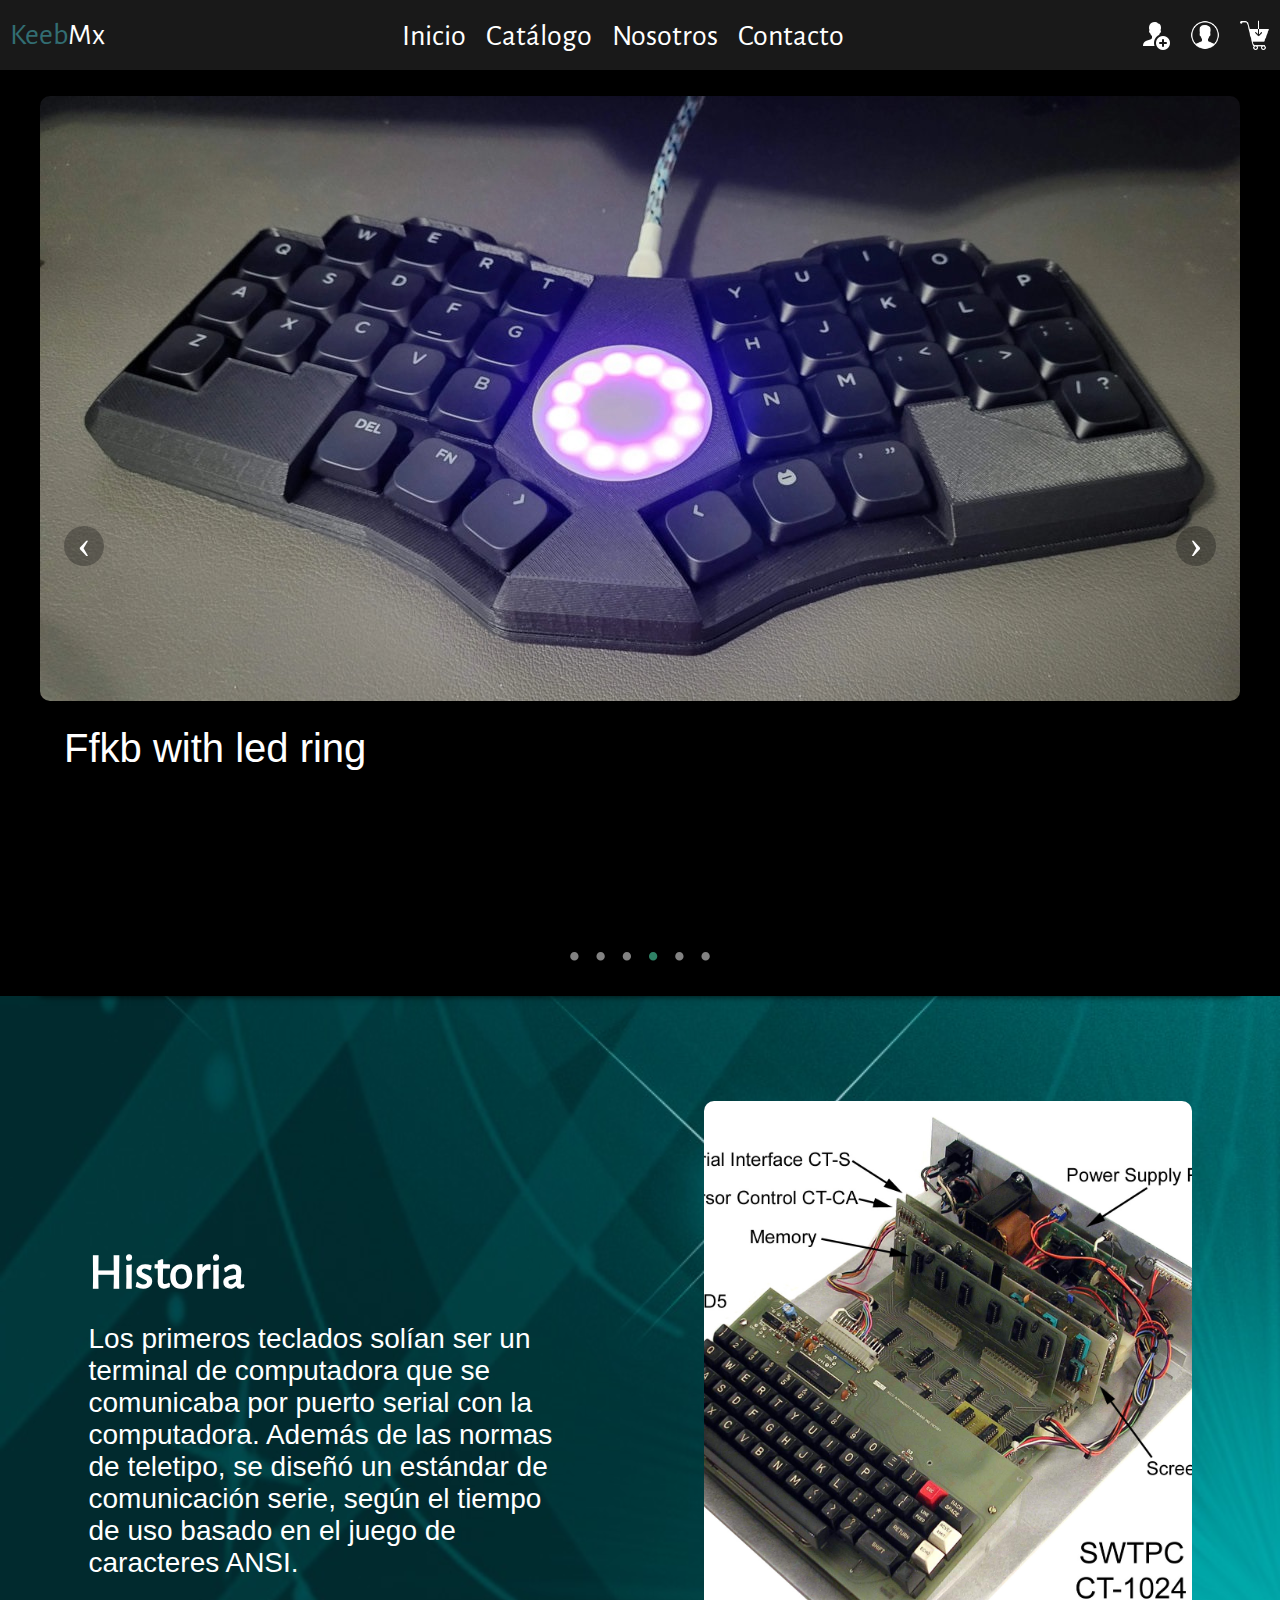
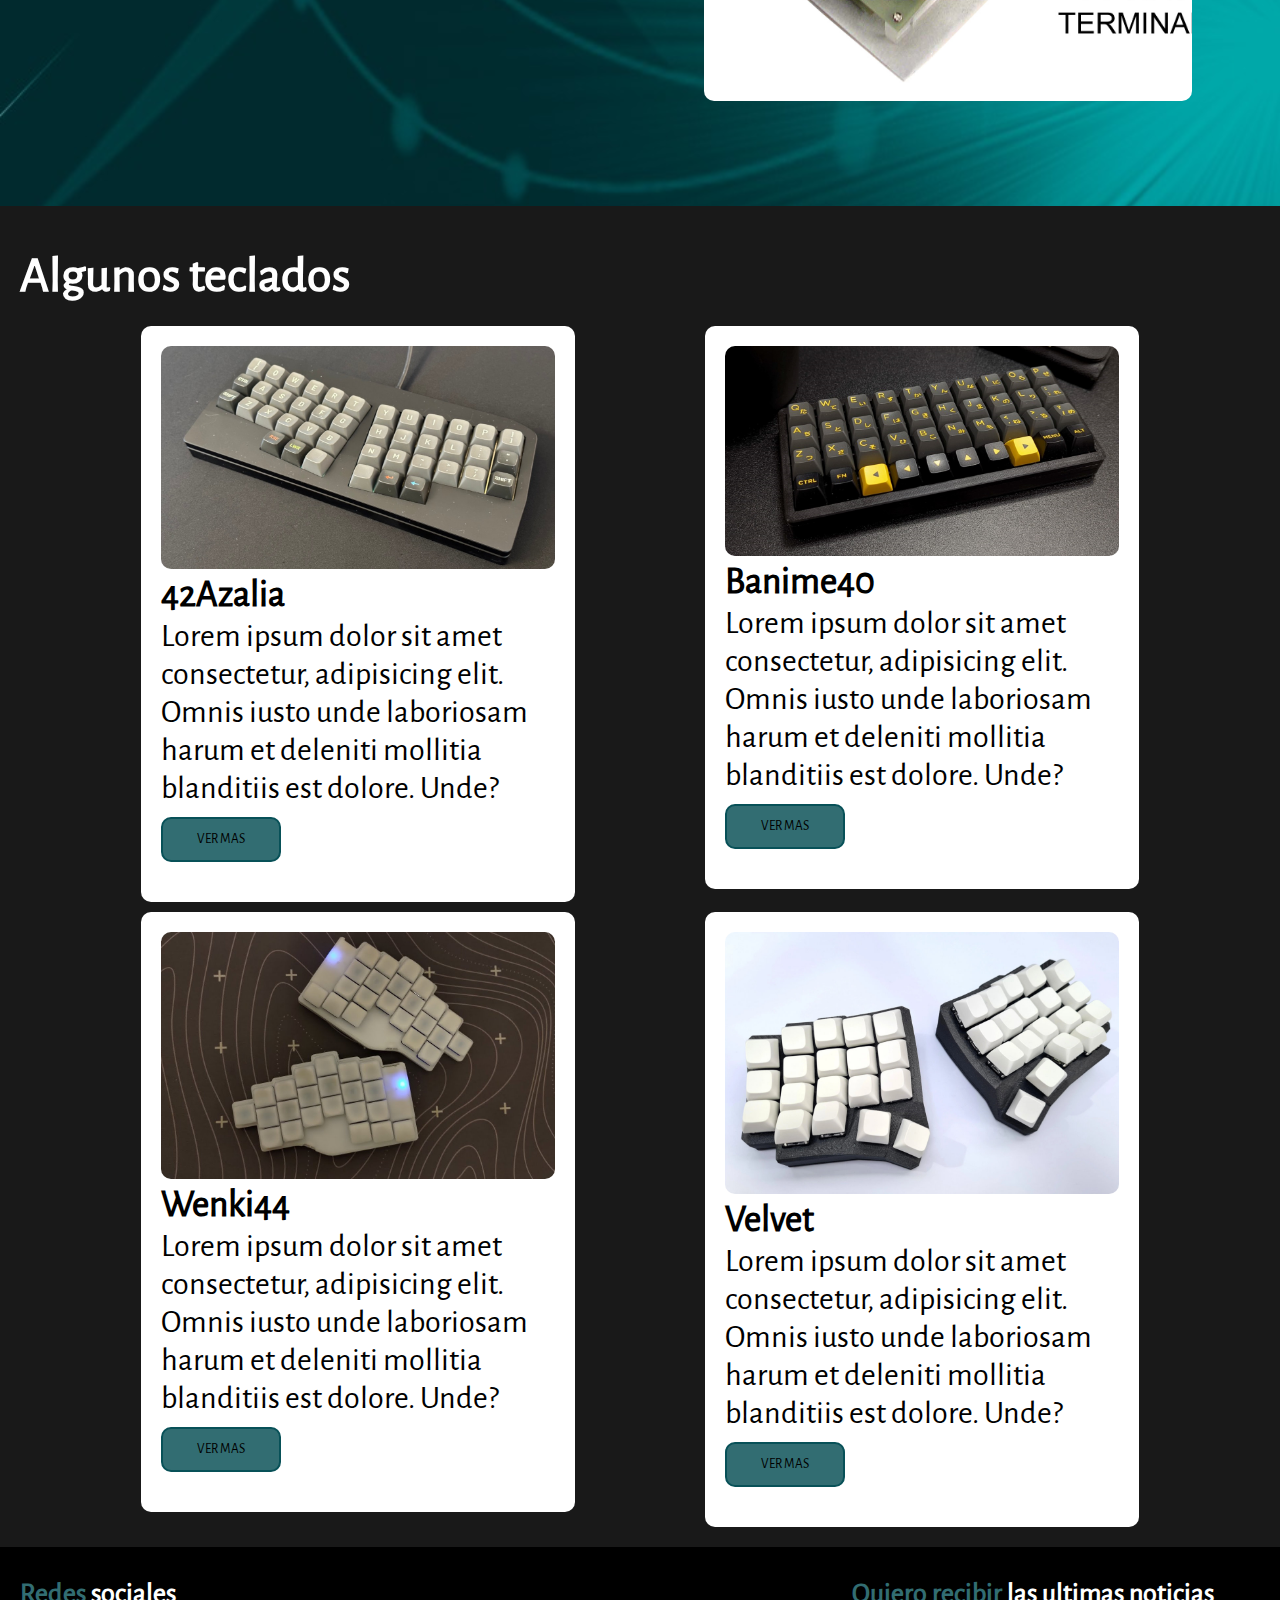
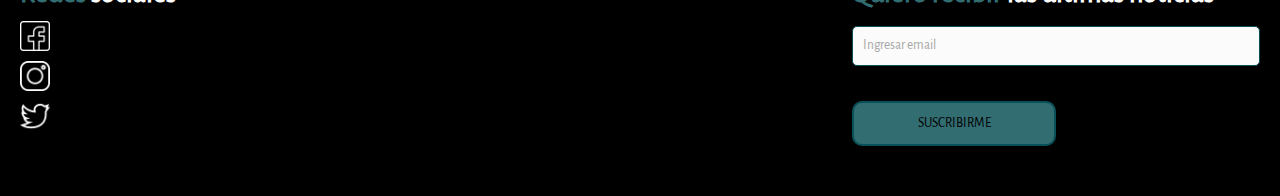
<file: index.html>
<!DOCTYPE html>
<html lang="es">

<head>
    <meta charset="UTF-8">
    <meta http-equiv="X-UA-Compatible" content="IE=edge">
    <meta name="viewport" content="width=device-width, initial-scale=1.0">
    
    <!--Link de CSS-->
    <link rel="stylesheet" href="./css/style.css">
    <title>KeebMx</title>
</head>

<body>

        <!-- Header menu navegacion -->
        
        <header class="header" id="header">
        
            <nav>
                <a href="./index.html">
                    <span class="second-color">Keeb</span>Mx
                </a>
                <ul>
                    <li>
                        <a href="./index.html">Inicio</a>
                    </li>
                    <li>
                        <a href="./pages/catalogo.html">Catálogo</a>
                    </li>
                    <li>
                        <a href="./pages/nosotros.html">Nosotros</a>
                    </li>
                    <li>
                        <a href="./pages/contacto.html">Contacto</a>
                    </li>
                </ul>
                <ul>
                    <li>
                        <a href="./pages/registro.html" class="nicon" title="Registro">
                            <img src="./assets/icon/adduser.png" alt="registro">
                        </a>
                    </li>
                    <li>
                        <a href="./pages/login.html" class="nicon" title="Login">
                            <img src="./assets/icon/login.png" alt="login">
                        </a>
                    </li>
                    <li>
                        <a href="./pages/carrito.html" class="nicon" title="Carrito">
                            <img src="./assets/icon/car.png" alt="carrito">
                        </a>
                    </li>
                </ul>
            </nav>
        </header>


        <!-- Principal -->
        <main class="main" id="main">

            
        <!-- Carrusel -->
            <section>
                <div class="slide">
                    <div class="slide-inner">
                        <input class="slide-open" type="radio" id="slide-1" 
                            name="slide" aria-hidden="true" hidden="" checked="checked">
                        <div class="slide-item">
                            <img src="./assets/42Azalia.jpg">
                            <label class="slide-text">42Azalia</label>
                        </div>
                        <input class="slide-open" type="radio" id="slide-2" 
                            name="slide" aria-hidden="true" hidden="">
                        <div class="slide-item">
                            <img src="./assets/banime40.jpg">
                            <label class="slide-text">Banime40</label>
                        </div>
                        <input class="slide-open" type="radio" id="slide-3" 
                            name="slide" aria-hidden="true" hidden="">
                        <div class="slide-item">
                            <img src="./assets/beyblock20.jpg">
                            <label class="slide-text">Beyblock20</label>
                        </div>
                        <input class="slide-open" type="radio" id="slide-4" 
                            name="slide" aria-hidden="true" hidden="" checked="checked">
                        <div class="slide-item">
                            <img src="./assets/ffkbwithledring.jpg">
                            <label class="slide-text">Ffkb with led ring</label>
                        </div>
                        <input class="slide-open" type="radio" id="slide-5" 
                            name="slide" aria-hidden="true" hidden="">
                        <div class="slide-item">
                            <img src="./assets/freaku4x.jpg">
                            <label class="slide-text">Freaku4x</label>
                        </div>
                        <input class="slide-open" type="radio" id="slide-6" 
                            name="slide" aria-hidden="true" hidden="">
                        <div class="slide-item">
                            <img src="./assets/keezyboost40.jpg">
                            <label class="slide-text">Keezy boost40</label>
                        </div>

                        <!-- Accion slide 1 (Constrol-1) direccion previa te lleva al slide 6 -->
                        <label for="slide-6" class="slide-control prev control-1">‹</label>
                        <!-- Accion slide 1 (Constrol-1) direccion previa te lleva al slide 2 -->
                        <label for="slide-2" class="slide-control next control-1">›</label>
                        <label for="slide-1" class="slide-control prev control-2">‹</label>
                        <label for="slide-3" class="slide-control next control-2">›</label>
                        <label for="slide-2" class="slide-control prev control-3">‹</label>
                        <label for="slide-4" class="slide-control next control-3">›</label>
                        <label for="slide-3" class="slide-control prev control-4">‹</label>
                        <label for="slide-5" class="slide-control next control-4">›</label>
                        <label for="slide-4" class="slide-control prev control-5">‹</label>
                        <label for="slide-6" class="slide-control next control-5">›</label>
                        <label for="slide-5" class="slide-control prev control-6">‹</label>
                        <label for="slide-1" class="slide-control next control-6">›</label>

                        <ol class="slide-indicador">
                            <li>
                                <label for="slide-1" class="slide-circulo">•</label>
                            </li>
                            <li>
                                <label for="slide-2" class="slide-circulo">•</label>
                            </li>
                            <li>
                                <label for="slide-3" class="slide-circulo">•</label>
                            </li>
                            <li>
                                <label for="slide-4" class="slide-circulo">•</label>
                            </li>
                            <li>
                                <label for="slide-5" class="slide-circulo">•</label>
                            </li>
                            <li>
                                <label for="slide-6" class="slide-circulo">•</label>
                            </li>
                        </ol>
                    </div>
                </div>
            </section>

            <section class="historia fondo-fijo">
                <div class="historia__info">
                    <h2>Historia</h2>
                    <p>Los primeros teclados solían ser un terminal de computadora que se comunicaba por puerto serial con la computadora. Además de las normas de teletipo, se diseñó un estándar de comunicación serie, según el tiempo de uso basado en el juego de caracteres ANSI.</p>
                </div>
                <img src="./assets/CT1024_Terminal_System.jpg" alt="CT1024 Terminal System">

            </section>

            <section class="fondo-fijo">

            </section>

            <!-- seccion DIstintos modelos de teclados -->
            <section class="teclado">
                <h2>Algunos teclados</h2>

                <div class="cards">

                    <!-- card keyboard -->
                    <div class="card">

                        <img src="./assets/42Azalia.jpg" alt="teclado">

                        <div class="card__body">
                            <h3>42Azalia</h3>

                            <p>Lorem ipsum dolor sit amet consectetur, adipisicing elit. Omnis iusto unde laboriosam harum
                                et deleniti mollitia blanditiis est dolore. Unde?</p>
                                <button class="btn">Ver mas</button>
                        </div>
                    </div>


                    <!-- card keyboard -->
                    <div class="card">
                        <img src="./assets/banime40.jpg" alt="teclado">
                        <div class="card__body">
                            <h3>Banime40</h3>

                            <p>Lorem ipsum dolor sit amet consectetur, adipisicing elit. Omnis iusto unde laboriosam harum
                                et deleniti mollitia blanditiis est dolore. Unde?</p>
                                <button class="btn">Ver mas</button>
                        </div>
                    </div>

                    <!-- card keyboard -->
                    <div class="card">
                        <img src="./assets/wEnki44.jpg" alt="teclado">
                        <div class="card__body">
                            <h3>Wenki44</h3>

                            <p>Lorem ipsum dolor sit amet consectetur, adipisicing elit. Omnis iusto unde laboriosam harum
                                et deleniti mollitia blanditiis est dolore. Unde?</p>
                                <button class="btn">Ver mas</button>
                        </div>
                    </div>

                    <!-- card keyboard -->
                    <div class="card">
                        <img src="./assets/Velvet.jpg" alt="teclado">
                        <div class="card__body">
                            <h3>Velvet</h3>

                            <p>Lorem ipsum dolor sit amet consectetur, adipisicing elit. Omnis iusto unde laboriosam harum
                                et deleniti mollitia blanditiis est dolore. Unde?</p>
                                <button class="btn">Ver mas</button>
                        </div>
                    </div>

                    <!-- card keyboard
                    <div class="card card--2">
                        <img src="./assets/beyblock20.jpg" alt="teclado">
                        <div class="card__body card--body-2">
                            <h3> beyblock20</h3>

                            <p>Lorem ipsum dolor sit amet consectetur, adipisicing elit. Omnis iusto unde laboriosam harum
                                et deleniti mollitia blanditiis est dolore. Unde?</p>
                                <button class="btn">Ver mas</button>

                        </div>
                    </div> -->
                </div>
            </section>    
        </main>

    <!--Pie de pagina -->
    <footer>
        <section>
            <h3><span class="second-color">Redes </span>sociales </h3>
            <a href="" class="footer-link" title="Facebook">
                <img src="./assets/icon/facebook.png" alt="">
            </a>
            <a href="" class="footer-link" title="Instagram">
                <img src="./assets/icon/instagram.png" alt="">
            </a>
            <a href="" class="footer-link" title="Twitter">
                <img src="./assets/icon/twitter.png" alt="">
            </a>
        </section>

        <section>
            <h3> <span class="second-color">Quiero recibir</span> las ultimas noticias</h3>
            <form action="">
                <label for="email"></label>
                <input type="email" name="email" placeholder="Ingresar email">
                <button type="submit" class="btn">Suscribirme</button>
            </form>
        </section>
    </footer>
</body>
</html>
</file>
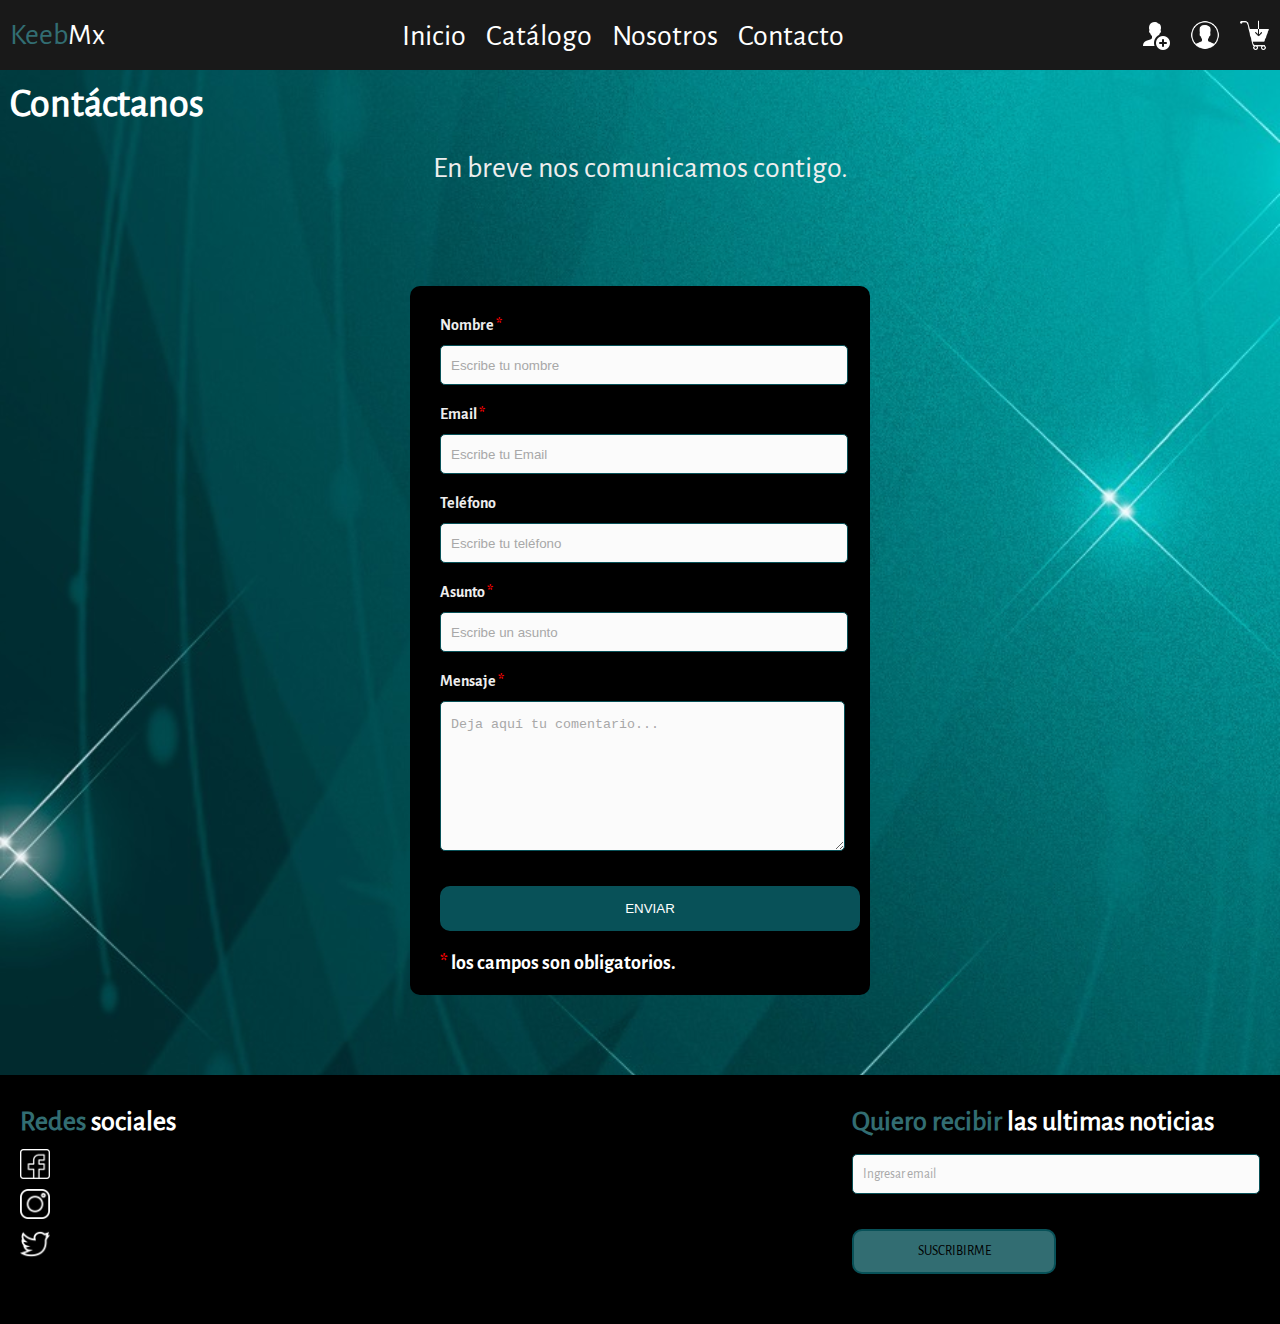
<file: pages/contacto.html>
<!DOCTYPE html>
<html lang="es">
<head>
    <meta charset="UTF-8">
    <meta http-equiv="X-UA-Compatible" content="IE=edge">
    <meta name="viewport" content="width=device-width, initial-scale=1.0">
    
    
    <link rel="stylesheet" href="../css/style.css">
    <title>Contacto</title>
</head>
<body class="fondo-fijo">

        <!-- Header menu navegacion -->
        
        <header class="header" id="header">
            
            <nav>
                <a href="../index.html">
                    <span class="second-color">Keeb</span>Mx
                </a>
                <ul>
                    <li>
                        <a href="../index.html">Inicio</a>
                    </li>
                    <li>
                        <a href="./catalogo.html">Catálogo</a>
                    </li>
                    <li>
                        <a href="./nosotros.html">Nosotros</a>
                    </li>
                    <li>
                        <a href="./contacto.html">Contacto</a>
                    </li>
                </ul>
                <ul>
                    <li>                        
                        <a href="./registro.html" class="nicon" title="Registro">
                            <img src="../assets/icon/adduser.png" alt="registro">
                        </a>
                    </li>
                    <li>
                        <a href="./login.html" class="nicon" title="Login">
                            <img src="../assets/icon/login.png" alt="login">
                        </a>
                    </li>
                    <li>
                        <a href="./carrito.html" class="nicon" title="Carrito">
                            <img src="../assets/icon/car.png" alt="carrito">
                        </a>
                    </li>
                </ul>
            </nav>
        </header>
        
        <!-- contenido principal -->
        <main>
                <div class="titlepages">
                    <h1>Contáctanos</h1>
                </div>


                <!-- formulario de contacto en html y css -->  
            <section class="formulario fondo-fijo">
                <div class="contacto">
                    <p>En breve nos comunicamos contigo.</p>
                </div>
                <div class="contact_form">

                    <div class="formulario">      
                        
                        <form>  
                            <div>     
                                <label for="nombre" class="form__content">Nombre
                                    <span class="obligatorio">*</span>
                                </label>
                                    <input type="text" name="introducir_nombre" id="nombre" required="obligatorio" placeholder="Escribe tu nombre">
                            </div>
                            <div>
                                <label for="email" class="form__content">Email
                                    <span class="obligatorio">*</span>
                                </label>
                                    <input type="email" name="introducir_email" id="email" required="obligatorio" placeholder="Escribe tu Email">
                            </div>
                            
                            <div>
                                <label for="telefone" class="form__content">Teléfono
                                </label>
                                    <input type="tel" name="introducir_telefono" id="telefono" placeholder="Escribe tu teléfono">
                            </div>   
                            
                                                        
                            <div>
                                <label for="asunto" class="form__content">Asunto
                                    <span class="obligatorio">*</span>
                                </label>
                                    <input type="text" name="introducir_asunto" id="assunto" required="obligatorio" placeholder="Escribe un asunto">
                            </div>
                            
                            <div>
                                <label for="mensaje" class="form__content">Mensaje
                                    <span class="obligatorio">*</span>
                                </label>                     
                                <textarea name="introducir_mensaje" class="texto_mensaje" id="mensaje" required="obligatorio" placeholder="Deja aquí tu comentario..."></textarea> 
                            </div>
                            <div>
                                <button class="form__btn" type="submit" name="enviar_formulario" id="enviar"><p>Enviar</p></button>
                            </div>

                                <p class="aviso">
                                <span class="obligatorio"> * </span>los campos son obligatorios.
                                </p> 

                                
                                
                        </form>
                        
                    </div>  
                </div>
            </section>

        </main>


    <!--Pie de pagina -->
        <footer>
            <section>
                <h3><span class="second-color">Redes </span>sociales </h3>
                <a href="" class="footer-link" title="Facebook">
                    <img src="../assets/icon/facebook.png" alt="">
                </a>
                <a href="" class="footer-link" title="Instagram">
                    <img src="../assets/icon/instagram.png" alt="">
                </a>
                <a href="" class="footer-link" title="Twitter">
                    <img src="../assets/icon/twitter.png" alt="">
                </a>
            </section>

            <section>
                <h3> <span class="second-color">Quiero recibir</span> las ultimas noticias</h3>
                <form action="">
                    <label for="email"></label>
                    <input type="email" name="email" placeholder="Ingresar email">
                    <button type="submit" class="btn">Suscribirme</button>
                </form>
            </section>
        </footer>
</body>
</html>
</file>
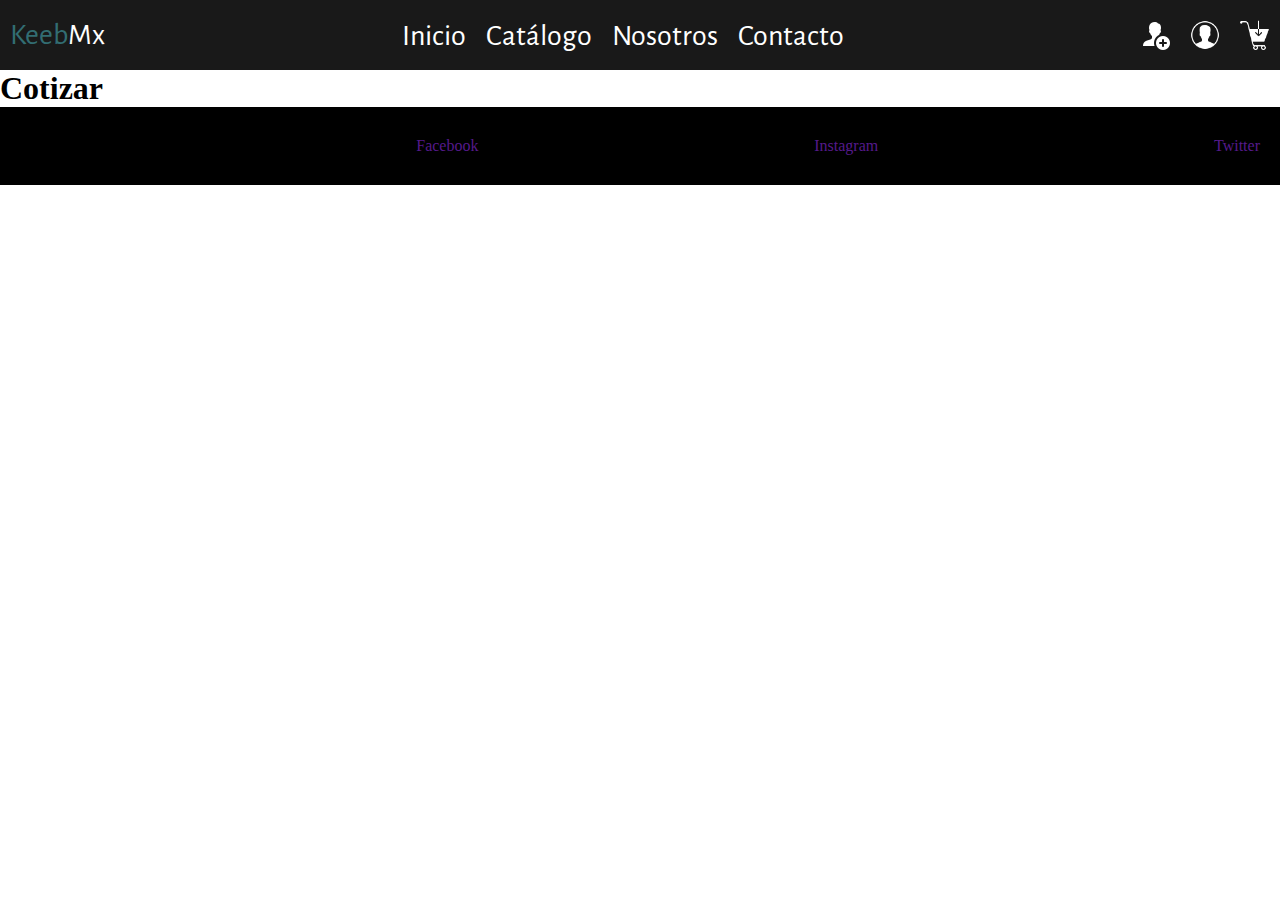
<file: pages/cotizar.html>
<!DOCTYPE html>
<html lang="es">
<head>
    <meta charset="UTF-8">
    <meta http-equiv="X-UA-Compatible" content="IE=edge">
    <meta name="viewport" content="width=device-width, initial-scale=1.0">
    
    
    <link rel="stylesheet" href="../css/style.css">
    <title>Cotizar</title>
</head>
<body>

        <!-- Header menu navegacion -->
        
        <header class="header" id="header">
            
            <nav>
                <a href="../index.html">
                    <span class="second-color">Keeb</span>Mx
                </a>

                <ul>
                    <li>
                        <a href="../index.html">Inicio</a>
                    </li>
                    <li>
                        <a href="./catalogo.html">Catálogo</a>
                    </li>
                    <li>
                        <a href="./nosotros.html">Nosotros</a>
                    </li>
                    <li>
                        <a href="./contacto.html">Contacto</a>
                    </li>
                </ul>
                <ul>
                    <li>                        
                        <a href="./registro.html" class="nicon" title="Registro">
                            <img src="../assets/icon/adduser.png" alt="registro">
                        </a>
                    </li>
                    <li>
                        <a href="./login.html" class="nicon" title="Login">
                            <img src="../assets/icon/login.png" alt="login">
                        </a>
                    </li>
                    <li>
                        <a href="./carrito.html" class="nicon" title="Carrito">
                            <img src="../assets/icon/car.png" alt="carrito">
                        </a>
                    </li>
                </ul>
            </nav>
        </header>
    <div>
        <h1>Cotizar</h1>
    </div>
    <form action=""></form>
    <footer>
        <h4>Siguenos</h4>
        <a href="">Facebook</a>
        <a href="">Instagram</a>
        <a href="">Twitter</a>
    </footer>
</body>
</html>
</file>
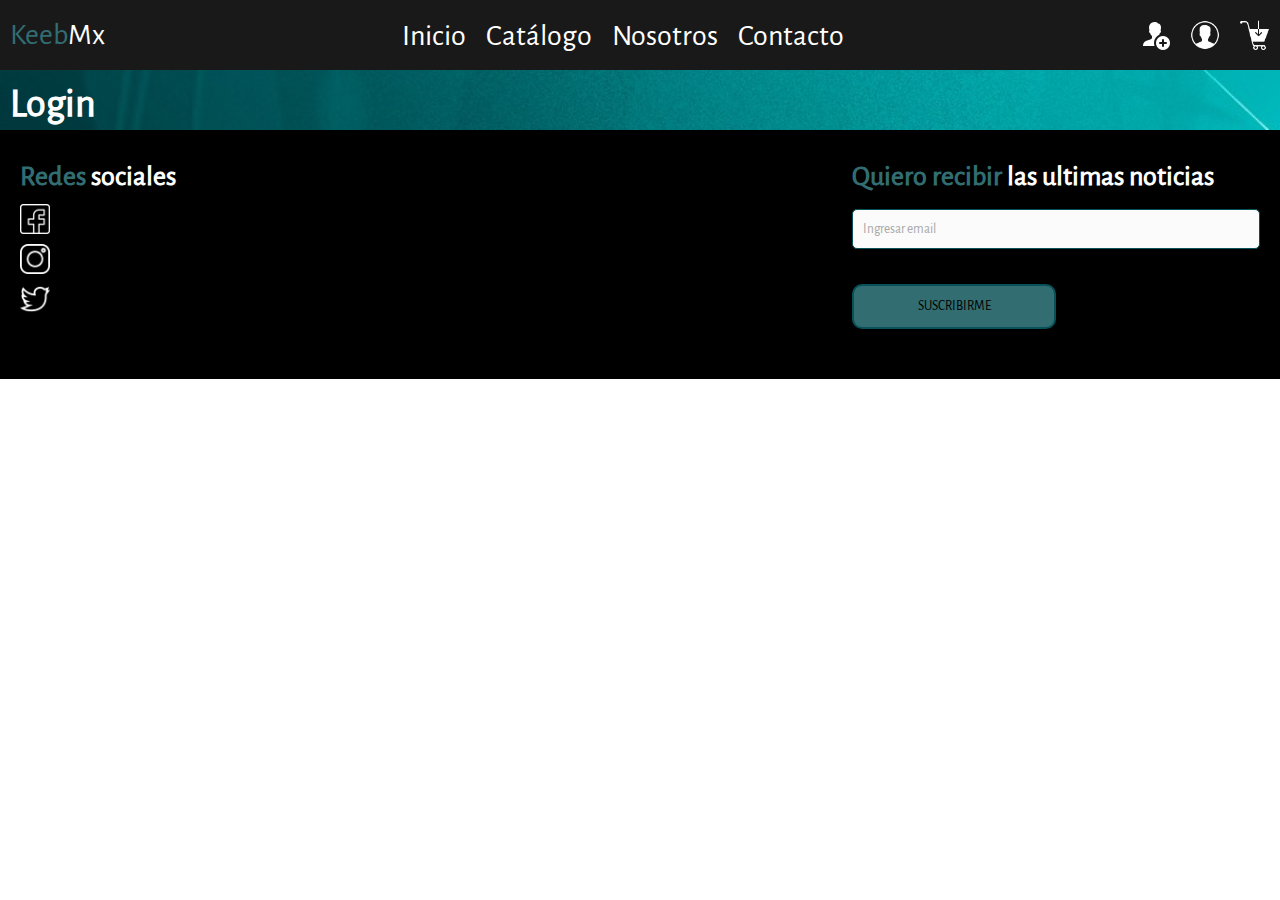
<file: pages/login.html>
<!DOCTYPE html>
<html lang="es">
<head>
    <meta charset="UTF-8">
    <meta http-equiv="X-UA-Compatible" content="IE=edge">
    <meta name="viewport" content="width=device-width, initial-scale=1.0">
    
    
    <link rel="stylesheet" href="../css/style.css">
    <title>Login</title>
</head>
<body>

        <!-- Header menu navegacion -->
        
        <header class="header" id="header">
            
            <nav>
                <a href="../index.html">
                    <span class="second-color">Keeb</span>Mx
                </a>

                <ul>
                    <li>
                        <a href="../index.html">Inicio</a>
                    </li>
                    <li>
                        <a href="./catalogo.html">Catálogo</a>
                    </li>
                    <li>
                        <a href="./nosotros.html">Nosotros</a>
                    </li>
                    <li>
                        <a href="./contacto.html">Contacto</a>
                    </li>
                </ul>
                <ul>
                    <li>                        
                        <a href="./registro.html" class="nicon" title="Registro">
                            <img src="../assets/icon/adduser.png" alt="registro">
                        </a>
                    </li>
                    <li>
                        <a href="./login.html" class="nicon" title="Login">
                            <img src="../assets/icon/login.png" alt="login">
                        </a>
                    </li>
                    <li>
                        <a href="./carrito.html" class="nicon" title="Carrito">
                            <img src="../assets/icon/car.png" alt="carrito">
                        </a>
                    </li>
                </ul>
            </nav>
        </header>
    <section class="fondo-fijo">
        <div class="titlepages">
            <h1>Login</h1>
        </div>
    </section>
    <!--Pie de pagina -->
    <footer>
        <section>
            <h3><span class="second-color">Redes </span>sociales </h3>
            <a href="" class="footer-link" title="Facebook">
                <img src="../assets/icon/facebook.png" alt="">
            </a>
            <a href="" class="footer-link" title="Instagram">
                <img src="../assets/icon/instagram.png" alt="">
            </a>
            <a href="" class="footer-link" title="Twitter">
                <img src="../assets/icon/twitter.png" alt="">
            </a>
        </section>

        <section>
            <h3> <span class="second-color">Quiero recibir</span> las ultimas noticias</h3>
            <form action="">
                <label for="email"></label>
                <input type="email" name="email" placeholder="Ingresar email">
                <button type="submit" class="btn">Suscribirme</button>
            </form>
        </section>
    </footer>
</body>
</html>
</file>
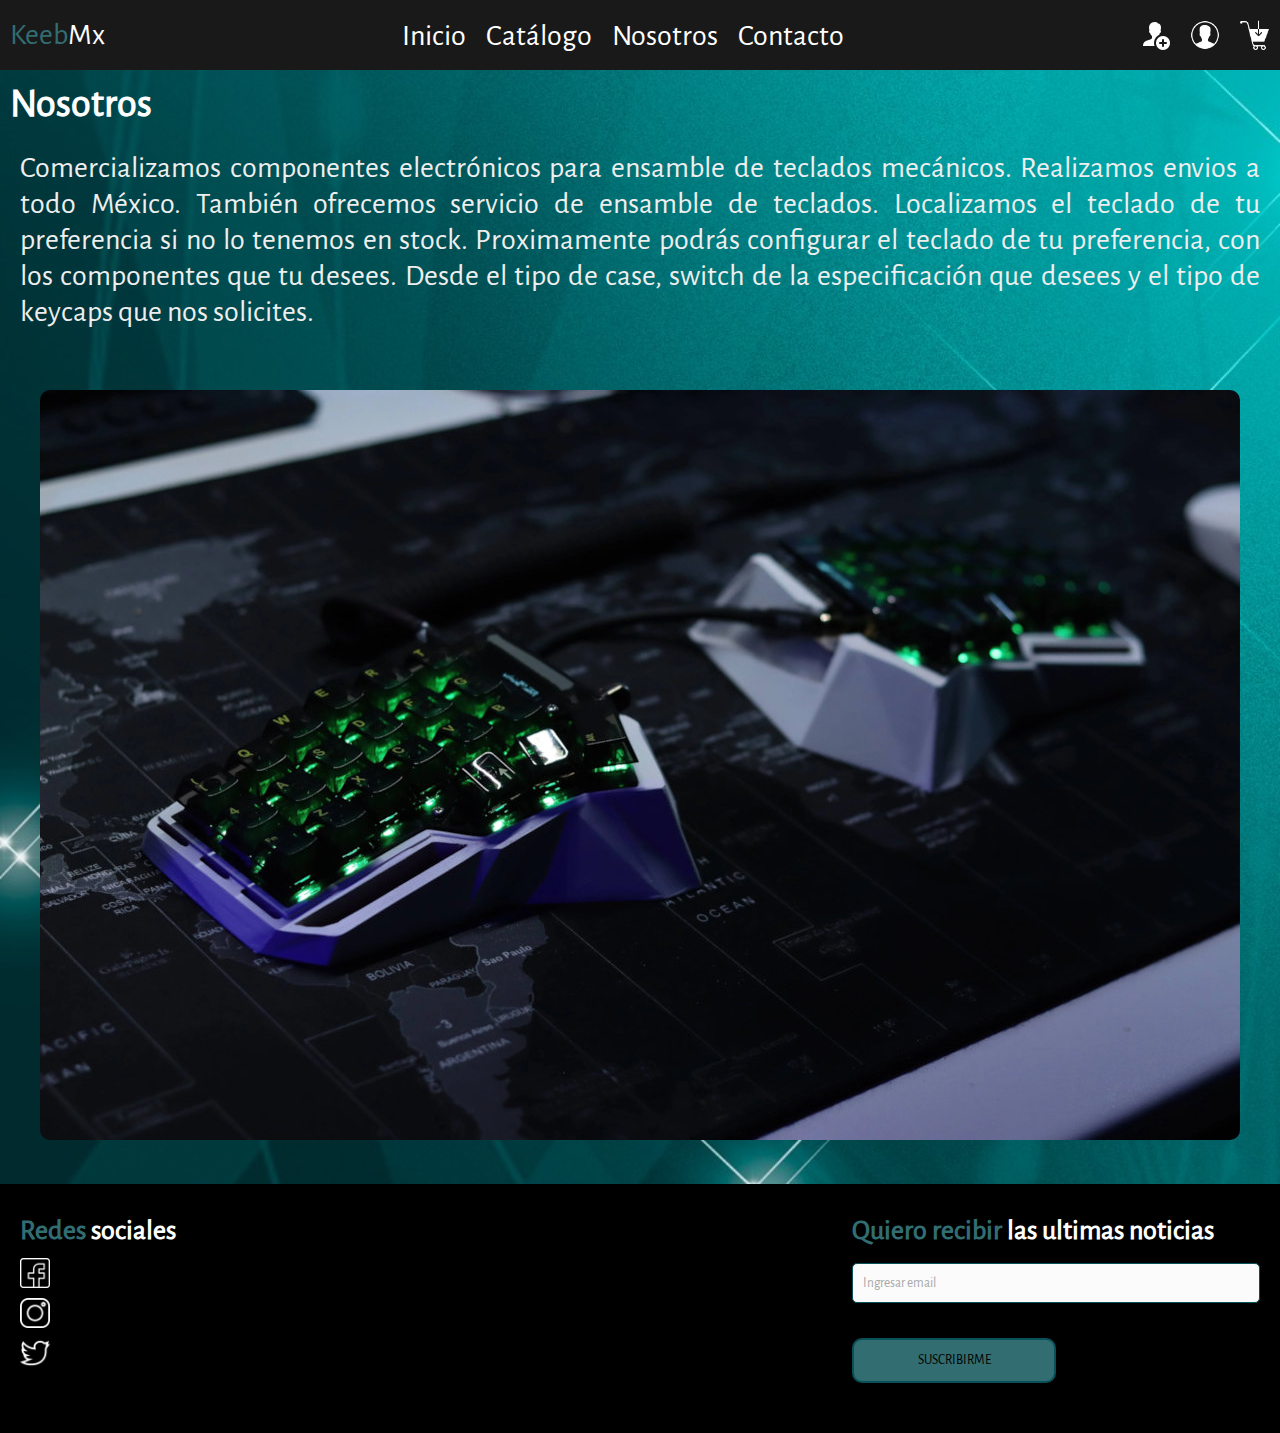
<file: pages/nosotros.html>
<!DOCTYPE html>
<html lang="es">
<head>
    <meta charset="UTF-8">
    <meta http-equiv="X-UA-Compatible" content="IE=edge">
    <meta name="viewport" content="width=device-width, initial-scale=1.0">
    
    
    <link rel="stylesheet" href="../css/style.css">
    <title>Nosotros</title>
</head>
<body>

        <!-- Header menu navegacion -->
        
        <header class="header" id="header">
            
            <nav>
                <a href="../index.html">
                    <span class="second-color">Keeb</span>Mx
                </a>
                <ul>
                    <li>
                        <a href="../index.html">Inicio</a>
                    </li>
                    <li>
                        <a href="./catalogo.html">Catálogo</a>
                    </li>
                    <li>
                        <a href="./nosotros.html">Nosotros</a>
                    </li>
                    <li>
                        <a href="./contacto.html">Contacto</a>
                    </li>
                </ul>
                <ul>
                    <li>                        
                        <a href="./registro.html" class="nicon" title="Registro">
                            <img src="../assets/icon/adduser.png" alt="registro">
                        </a>
                    </li>
                    <li>
                        <a href="./login.html" class="nicon" title="Login">
                            <img src="../assets/icon/login.png" alt="login">
                        </a>
                    </li>
                    <li>
                        <a href="./carrito.html" class="nicon" title="Carrito">
                            <img src="../assets/icon/car.png" alt="carrito">
                        </a>
                    </li>
                </ul>
            </nav>
        </header>

        <!-- contenido principal -->
        <main>
            <div class="titlepages">
                <h1>Nosotros</h1>
            </div>
            <section class="fondo-fijo">
                <div class="contacto" align="center">
                    <p>Comercializamos componentes electrónicos para ensamble de teclados mecánicos. Realizamos envios a todo México. También ofrecemos servicio de ensamble de teclados. Localizamos el teclado de tu preferencia si no lo tenemos en stock. Proximamente podrás configurar el teclado de tu preferencia, con los componentes que tu desees. Desde el tipo de case, switch de la especificación que desees y el tipo de keycaps que nos solicites. 
                    </p>
                    <img src="../assets/Kunai.jpg" alt="kunai">
                </div>
                

            </section>

        </main>


    <!--Pie de pagina -->
        <footer>
            <section>
                <h3><span class="second-color">Redes </span>sociales </h3>
                <a href="" class="footer-link" title="Facebook">
                    <img src="../assets/icon/facebook.png" alt="">
                </a>
                <a href="" class="footer-link" title="Instagram">
                    <img src="../assets/icon/instagram.png" alt="">
                </a>
                <a href="" class="footer-link" title="Twitter">
                    <img src="../assets/icon/twitter.png" alt="">
                </a>
            </section>

            <section>
                <h3> <span class="second-color">Quiero recibir</span> las ultimas noticias</h3>
                <form action="">
                    <label for="email"></label>
                    <input type="email" name="email" placeholder="Ingresar email">
                    <button type="submit" class="btn">Suscribirme</button>
                </form>
            </section>
        </footer>
</body>
</html>
</file>
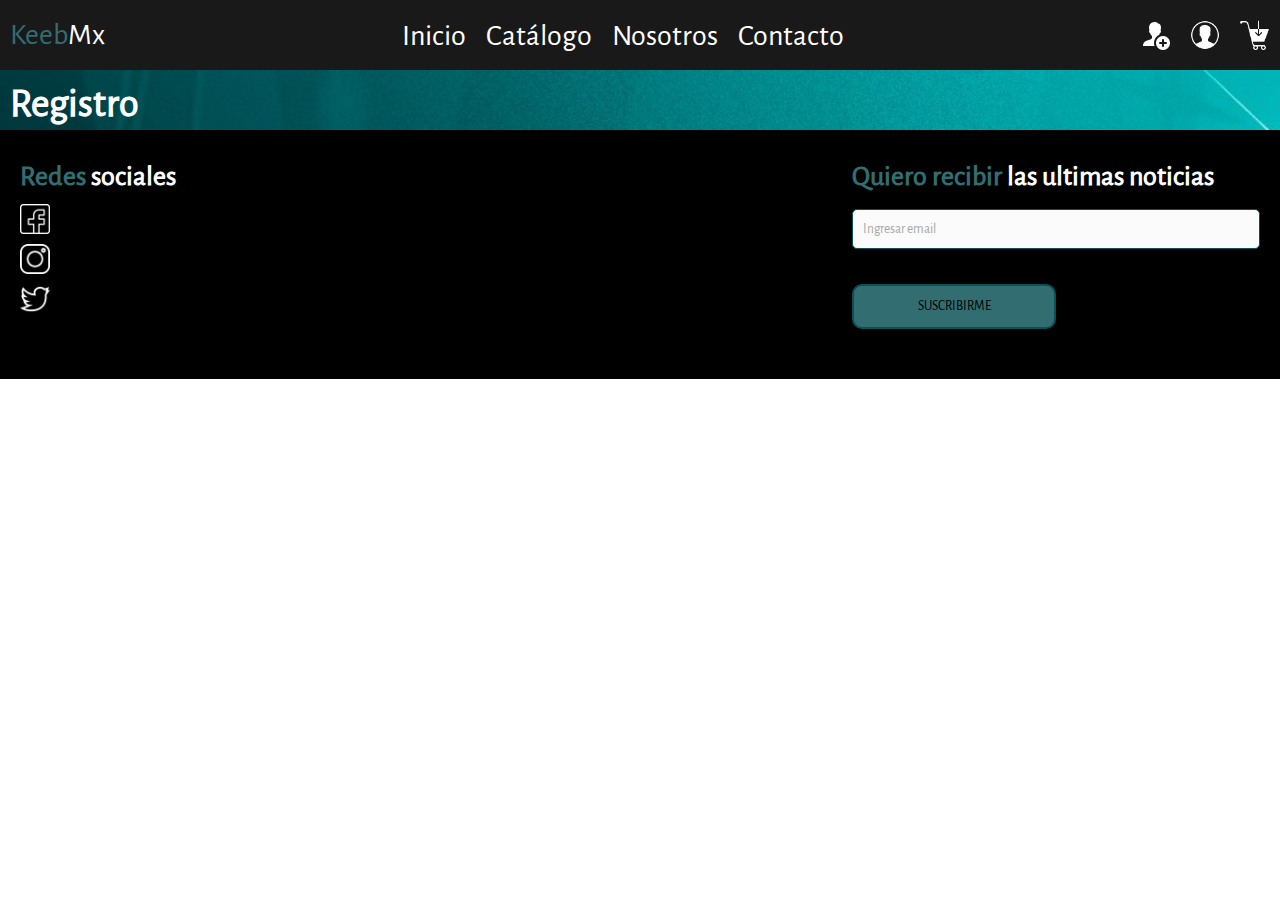
<file: pages/registro.html>
<!DOCTYPE html>
<html lang="es">
<head>
    <meta charset="UTF-8">
    <meta http-equiv="X-UA-Compatible" content="IE=edge">
    <meta name="viewport" content="width=device-width, initial-scale=1.0">
    
    
    <link rel="stylesheet" href="../css/style.css">
    <title>Registro</title>
</head>
<body>

        <!-- Header menu navegacion -->
        
        <header class="header" id="header">
            
            <nav>
                <a href="../index.html">
                    <span class="second-color">Keeb</span>Mx
                </a>

                <ul>
                    <li>
                        <a href="../index.html">Inicio</a>
                    </li>
                    <li>
                        <a href="./catalogo.html">Catálogo</a>
                    </li>
                    <li>
                        <a href="./nosotros.html">Nosotros</a>
                    </li>
                    <li>
                        <a href="./contacto.html">Contacto</a>
                    </li>
                </ul>
                <ul>
                    <li>                        
                        <a href="./registro.html" class="nicon" title="Registro">
                            <img src="../assets/icon/adduser.png" alt="registro">
                        </a>
                    </li>
                    <li>
                        <a href="./login.html" class="nicon" title="Login">
                            <img src="../assets/icon/login.png" alt="login">
                        </a>
                    </li>
                    <li>
                        <a href="./carrito.html" class="nicon" title="Carrito">
                            <img src="../assets/icon/car.png" alt="carrito">
                        </a>
                    </li>
                </ul>
            </nav>
        </header>
    <section class="fondo-fijo">
        <div class="titlepages">
            <h1>Registro</h1>
        </div>
    </section>
    <!--Pie de pagina -->
    <footer>
        <section>
            <h3><span class="second-color">Redes </span>sociales </h3>
            <a href="" class="footer-link" title="Facebook">
                <img src="../assets/icon/facebook.png" alt="">
            </a>
            <a href="" class="footer-link" title="Instagram">
                <img src="../assets/icon/instagram.png" alt="">
            </a>
            <a href="" class="footer-link" title="Twitter">
                <img src="../assets/icon/twitter.png" alt="">
            </a>
        </section>

        <section>
            <h3> <span class="second-color">Quiero recibir</span> las ultimas noticias</h3>
            <form action="">
                <label for="email"></label>
                <input type="email" name="email" placeholder="Ingresar email">
                <button type="submit" class="btn">Suscribirme</button>
            </form>
        </section>
    </footer>
</body>
</html>
</file>
<file: css/style.css>
/*incluir fuente desde google font */
@import url('https://fonts.googleapis.com/css2?family=Alegreya+Sans:ital,wght@1,100&display=swap');

/* COLORES

#326d72 TURQUESA
#191919 NEGRO

*/
/*incluir fuente localmente desde nuestra pc*/
@font-face {
    font-family: alegreya;
    src: url(../assets/font/AlegreyaSans-Regular.ttf);
}

@font-face {
    font-family: alegreya-bold;
    src: url(../assets/font/AlegreyaSans-Bold.ttf);
}

/* * = selector universal para reseteo de estilos por default del html*/
* {
    margin: 0;
    padding: 0;
    box-sizing: border-box;
}

ul, ol, li {
    list-style: none;
}

a {
    text-decoration: none;
}

.second-color {
    color: #326d72;
}

.btn {
    color: #000;
    background-color: #326d72;
    padding: 10px;
    width: 120px;
    border-radius: 10px;
    font-family: alegreya;
    display: flex;
    align-items: center;
    justify-content: center;
    /* font-size: 20px; */

}

/* HEADER */
header {
    background-color: #191919;
    font-family: alegreya;
    height: 70px;
    font-size: 32px;
    position: sticky;
    top: 0;
    width: 100%;
    z-index: 1;
}


/* nav {
    display: flex;
    justify-content: space-between;
    align-items: center;
    height: 70px;
    width: 100%;
    padding: 10px;
} */

nav {
    display: flex;
    justify-content: space-between;
    align-items: center;
    height: 70px;
    width: 100%;
    padding: 10px;
}
nav a {
    color: #fff;
    font-size: 30px;
}

nav ul {
    color: #fff;
    display: flex;
    gap: 20px;
}

nav img{
    display: flex;
    justify-content: flex-end;
    width: 30px;
}



/* Carrusel */
.slide {
    position: relative;
    box-shadow: 0px 1px 6px rgba(0, 0, 0, 0.64);
    margin-top: 26px;
}
.slide-inner {
    position: relative;
    overflow: hidden;
    width: 100%;
    height: 100vh;
}
.slide-open:checked + .slide-item {
    position: static;
    opacity: 100;
}
.slide-item {
    position: absolute;
    opacity: 0;
    -webkit-transition: opacity 0.6s ease-out;
    transition: opacity 0.6s ease-out;
}
.slide-item img {
    display: block;
    height: auto;
    max-width: 100%;
    border-radius: 10px;
}
.slide-control {
    background: rgba(0, 0, 0, 0.28);
    border-radius: 50%;
    color: #fff;
    cursor: pointer;
    display: none;
    font-size: 40px;
    height: 40px;
    line-height: 35px;
    position: absolute;
    top: 50%;
    -webkit-transform: translate(0, -50%);
    cursor: pointer;
    -ms-transform: translate(0, -50%);
    transform: translate(0, -50%);
    text-align: center;
    width: 40px;
    z-index: 10;
}
.slide-control.prev {
    left: 2%;
}
.slide-control.next {
    right: 2%;
}
.slide-control:hover {
    background: rgba(0, 0, 0, 0.8);
    color: #aaaaaa;
}
#slide-1:checked ~ .control-1,
#slide-2:checked ~ .control-2,
#slide-3:checked ~ .control-3,
#slide-4:checked ~ .control-4,
#slide-5:checked ~ .control-5,
#slide-6:checked ~ .control-6 {
    display: block;
}
.slide-indicador {
    list-style: none;
    margin: 0;
    padding: 0;
    position: absolute;
    bottom: 2%;
    left: 0;
    right: 0;
    text-align: center;
    z-index: 10;
}
.slide-indicador li {
    display: inline-block;
    margin: 0 5px;
}
.slide-circulo {
    color: #828282;
    cursor: pointer;
    display: block;
    font-size: 35px;
}
.slide-circulo:hover {
    color: #aaaaaa;
}
#slide-1:checked ~ .control-1 ~ .slide-indicador 
        li:nth-child(1) .slide-circulo,
#slide-2:checked ~ .control-2 ~ .slide-indicador 
        li:nth-child(2) .slide-circulo,
#slide-3:checked ~ .control-3 ~ .slide-indicador 
        li:nth-child(3) .slide-circulo,
#slide-4:checked ~ .control-4 ~ .slide-indicador 
        li:nth-child(4) .slide-circulo,
#slide-5:checked ~ .control-5 ~ .slide-indicador 
        li:nth-child(5) .slide-circulo,
#slide-6:checked ~ .control-6 ~ .slide-indicador 
        li:nth-child(6) .slide-circulo {
    color: #2f8266;
}
#titulo {
    width: 100%;
    position: absolute;
    padding: 0px;
    margin: 0px auto;
    text-align: center;
    font-size: 27px;
    color: rgba(255, 255, 255, 1);
    font-family: 'Open Sans', sans-serif;
    z-index: 9999;
    text-shadow: 0px 1px 2px rgba(0, 0, 0, 0.33), 
            -1px 0px 2px rgba(255, 255, 255, 0);
}

.slide-text{
    color: #fff;
    font-size: 40px;
    position: absolute;
    top: 70%;
    left: 2%;
    font-family: Inter,Arial,sans-serif;
}    



/* MAIN */
.titlepages{
    background-image: url(../assets/bg.jpg);
    background-attachment: fixed;
    background-repeat: no-repeat;
    background-position: center;
    background-size: cover;
    color: #fff;
    font-family: alegreya;
    font-size: 20px;
    width: 100%;
    height: 60px;
    display: flex;
    align-items:flex-start;
    justify-content:flex-start;
    padding: 10px;
}




/* nosotros  */

.historia {
    
    display: flex;
    padding: 30px;
    gap: 10px;
    color: #fff;
    justify-content: space-around;
    align-items: center;
    height: 90vh;
    
}

.historia__info {
    display: flex;
    flex-direction: column;
    align-items: flex-start;
    justify-content: space-between;
    width: 40%;

}

.historia__info h2 {
    font-family: alegreya;
    font-size: 50px;
    padding: 20px 0;
}

.historia__info p {
    font-family: 'Roboto', sans-serif;
    font-size: 28px;
}

.historia img {
    width: 40%;
    height: 80%;
    object-fit: cover;
    border-radius: 10px;
}

/* FONDO FIJO  */
.fondo-fijo {
    background-image: url(../assets/bg.jpg);
    background-attachment: fixed;
    background-repeat: no-repeat;
    background-position: center;
    background-size: cover;
    width: 100%;
 
}



/* cards index */

.teclado {
    background: #191919;
    color: #ffff;
    padding: 20px;
    height: 100%;
}

.teclado h2 {
    font-family: alegreya;
    font-size: 50px;
    padding: 20px 0;
}


.cards{
    display: flex;
    color: #000;
    justify-content: space-evenly;
    flex-wrap: wrap;
    gap: 10px;
    width: 100%;
}

.card{
    width: 35%;
    background-color: rgb(255, 255, 255);
    padding: 20px;
    height: 80%;
    border-radius: 10px;
    
}

.card__body{
    font-family: alegreya;
    font-size: 32px;
}

.card--2{
    display: flex;
    width: 100%;
    gap: 10px;
}

.card--body-2{
    display: flex;
    flex-direction: column;
    align-items: flex-start;
    background-color: #eee;
    justify-content: space-between;
}

.card--body-2 button{
    align-self: flex-end;
    font-family: AlegreyaSans-Bold;
}
.card img{
    width: 100%;
    /* height: 300px; */
    object-fit: cover;
    border-radius: 10px;
}

.cardshop{
    display: flex;
    color: #000;
    justify-content: space-evenly;
    flex-wrap: wrap;
    gap: 30px;
    width: 100%;
}





/* Productos*/

.tarjetas{
    background-color: #191919;
    width: 100%;
    padding: 40px 10px;
    display: flex;
    justify-content: space-evenly;
    flex-wrap: wrap;
    gap: 20px;
}


.tarjeta{
    background-color: #eee;
    width: 30%;
}

.tarjeta img {
    width: 100%;
    height: 25vh;
    object-fit: cover;
}

.tarjeta__contenedora{
    padding: 10px;
    font-family: alegreya;
    display: flex;
    flex-direction: column;
    gap: 10px;
}

.tarjeta__contenedora a{
    color: #000000;
    background-color: #018692;
    width: 100px;
    align-self: flex-end;
    padding: 10px;
    text-align: center;
    border-radius: 10px;
    font-family: alegreya-bold;
}

.tarjeta__contenedora p {
    padding: 10px 0;
    border-top: 1px solid #191919;
    border-bottom: 1px solid #191919;
    align-self: flex-end;
    width: 100%;
}




.tarjetas__divisor{
    background-image: url(../assets/bg.jpg);
    background-attachment: fixed;
    background-position: center;
    background-size: cover;
    height: 150px;
    color: rgb(255, 255, 255);
    font-family: alegreya;
    font-size: 40px;
    display: flex;
    align-items: center;
    justify-content: center;
}



/* CONTACTO */

.main{
    background: #000000;
    display: flex;
    flex-direction: column;
    align-items: center;
    justify-content: center;

}


.contact_form{  
    width: 460px; 
    height: auto;
    margin: 80px auto;
    border-radius: 10px;  
    padding-top: 30px;
    padding-bottom: 20px;  
    background-color: #000000; 
    padding-left: 30px; 
    font-family: alegreya-bold;
    color: #eee;
}


input{
    background-color: #fbfbfb; 
    width: 408px; 
    height: 40px; 
    border-radius: 5px;  
    border-style: solid; 
    border-width: 1px; 
    border-color: #085158; 
    margin-top: 10px;  
    padding-left: 10px;
    margin-bottom: 20px; 
}


textarea{
    background-color: #fbfbfb; 
    width: 405px; 
    height: 150px; 
    border-radius: 5px;  
    border-style: solid; 
    border-width: 1px; 
    border-color: #085158; 
    margin-top: 10px;  
    padding-left: 10px;
    margin-bottom: 20px; 
    padding-top: 15px; 
}


label{
    display: block; 
    float: center;  
}


button{
    height: 45px; 
    padding-left: 5px;
    padding-right: 5px;   
    margin-bottom: 20px; 
    margin-top: 10px;   
    text-transform: uppercase;
    background-color: #085158; 
    border-color: #085158; 
    border-style: solid; 
    border-radius: 10px;  
    width: 420px;   
    cursor: pointer;
}


button p{
    color: #fff; 
}


span{
    color: #ff0000; 
}


.aviso{
    font-size: 20px;  
    color: #ffffff;  
}


::-webkit-input-placeholder {
    color: #a8a8a8;
}


::-webkit-textarea-placeholder {
    color: #a8a8a8;
}


.formulario input:focus{
    outline:0;
    border: 2px solid #000000;
}


.formulario textarea:focus{
    outline:0;
    border: 2px solid #000000;
}

.contacto p{
    font-family: alegreya;
    font-size: 30px;
    padding: 20px;
    color: #eee;
    display: flex;
    flex-wrap: nowrap;
    flex-direction: row;
    justify-content: center;
    text-align: justify;
    
}

.contacto img{
    border-radius: 10px;
    margin: 40px auto;

}



.listaProd{
    border-radius: 10px;
}






/* FOOTER */

footer {
    background: #000;
    display: flex;
    justify-content: space-between;
    padding: 30px 20px;

}

footer section {
    display: flex;
    flex-direction: column;
    color: #fff;
    font-family: alegreya;
    font-size: 24px;
}

.footer-link {
    text-decoration: none;
    color: #fff;
    list-style: none;
}

footer section a img{
    display: flex;
    width: 30px;
    padding-top: 10px;
    justify-content: center;
}

footer section form input {
    
    color: #fff;
    padding: 10px;
    outline: none;
    font-family: alegreya;
}

footer section form {
    display: flex;
    flex-direction: column;
    gap: 5px;
}

footer section form button.btn {
    width: 50%;
    font-size: 20;
    padding: 5px;
}

/* .footer_bottom{
    position: absolute;
    bottom: 0;
    width: 100%;
} */

.modal-contenedor{
    display: flex;
    align-items: center;
    gap: 2rem;
}

.foto-carro{
    width: 150px;
    padding: 20px;
}

.car-shop{
    width: 30px;
    
}



.tablaFinalizar{
    width: 90%; 
    height: auto;
    margin: 80px auto;
    border-radius: 10px;  
    padding-top: 30px;
    padding-bottom: 20px;  
    background-color: #ffffff;
    padding-left: 30px; 
    font-family: alegreya-bold;
    color: #000000;
}

th{
    border-color:transparent;

}

.div-carro{
    display: flex;
}

.div-input{
    width: 460px; 
    height: auto;
    margin: 80px auto;
    border-radius: 10px;  
    padding-top: 30px;
    padding-bottom: 20px;  
    /* background-color: #000000;  */
    padding-left: 30px; 
    font-family: alegreya-bold;
    color: #eee;
}

.nav-car{
    height: 150px;
}
</file>
